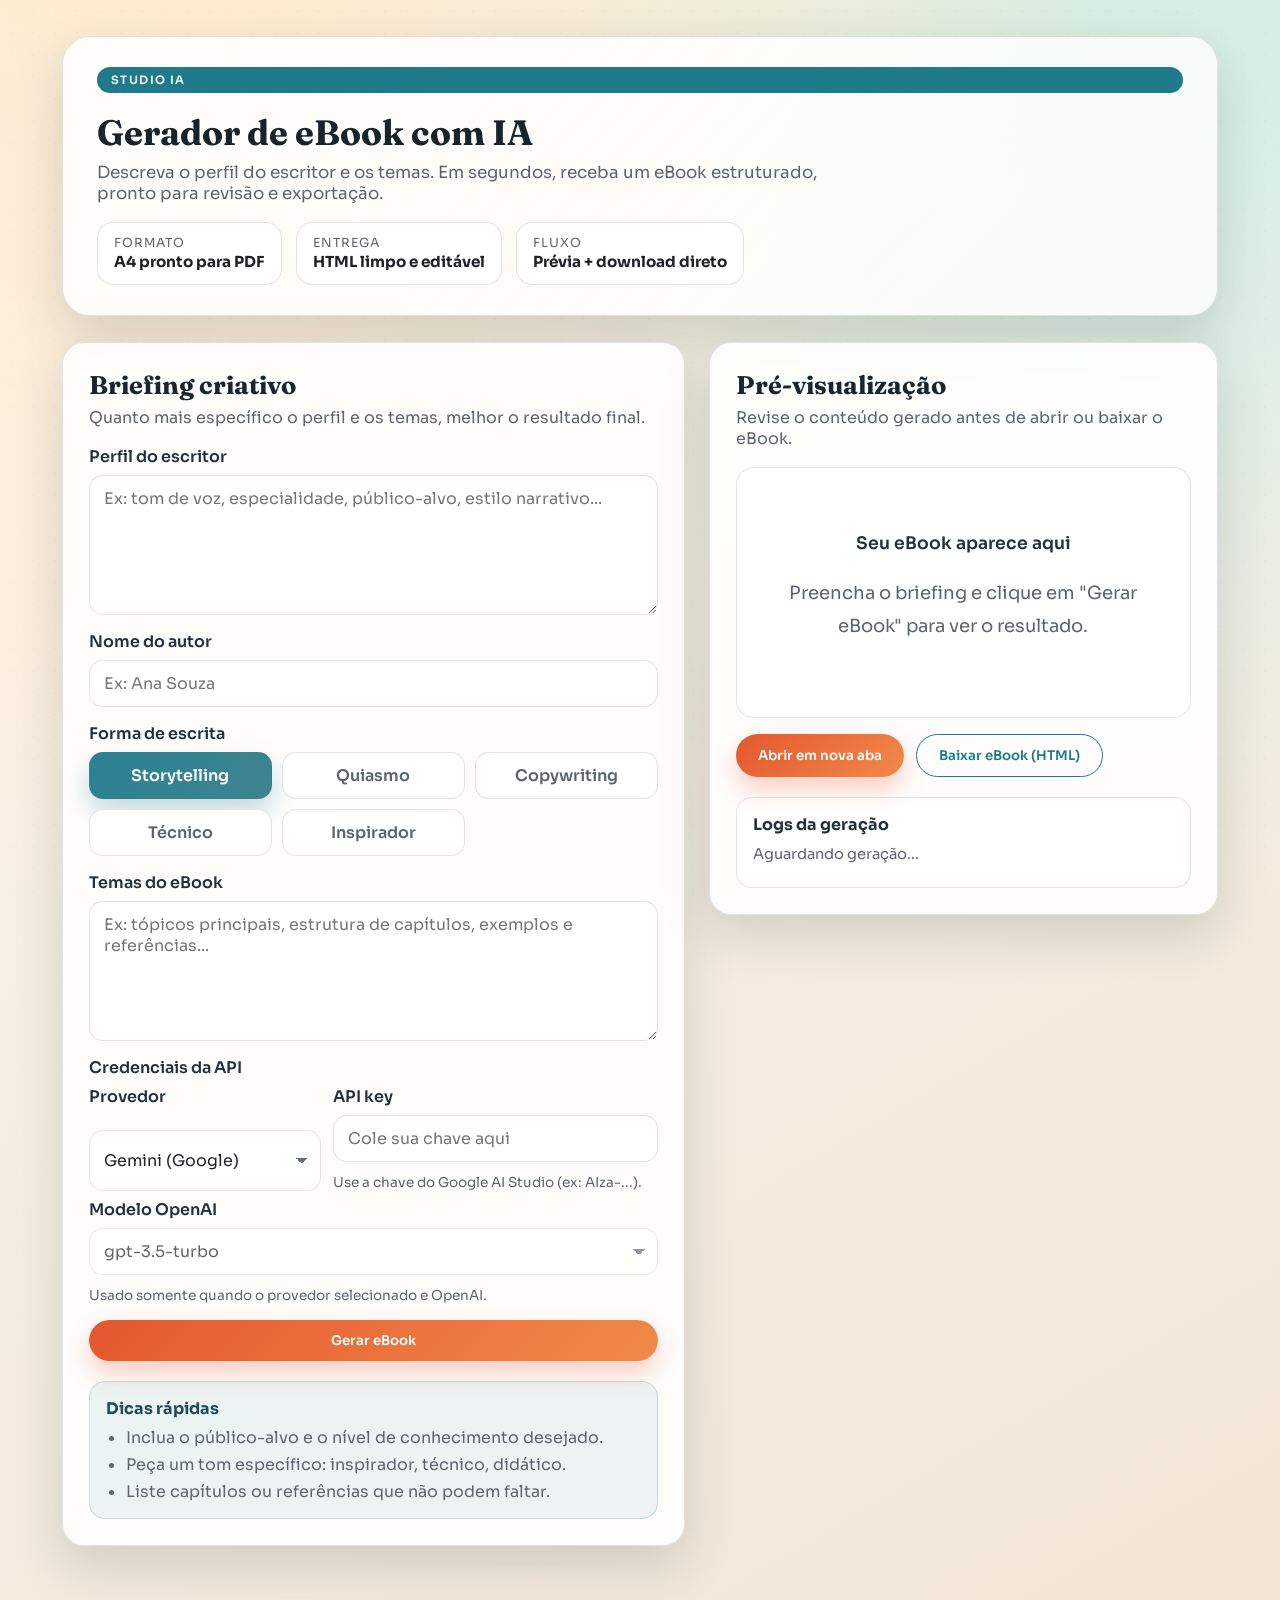
<file: index.html>
<!DOCTYPE html>
<html lang="pt-BR">
<head>
    <meta charset="UTF-8" />
    <meta name="viewport" content="width=device-width, initial-scale=1.0" />
    <title>Gerador de eBook</title>
    <link rel="preconnect" href="https://fonts.googleapis.com" />
    <link rel="preconnect" href="https://fonts.gstatic.com" crossorigin />
    <link href="https://fonts.googleapis.com/css2?family=Fraunces:wght@400;600;700&family=Sora:wght@300;400;500;600&display=swap" rel="stylesheet" />
    <style>
        :root {
            color-scheme: light;
            --bg: #f6efe7;
            --bg-strong: #efe3d5;
            --ink: #1f2328;
            --muted: #5c6470;
            --accent: #e4572e;
            --accent-2: #1f7a8c;
            --accent-3: #f2b66d;
            --panel: rgba(255, 255, 255, 0.88);
            --stroke: rgba(31, 35, 40, 0.12);
            --shadow: 0 20px 50px rgba(27, 42, 53, 0.16);
            --radius: 22px;
        }

        * {
            box-sizing: border-box;
        }

        body {
            margin: 0;
            min-height: 100vh;
            font-family: "Sora", "Segoe UI", sans-serif;
            color: var(--ink);
            background:
                radial-gradient(circle at 15% -10%, #ffe9cc 0%, transparent 55%),
                radial-gradient(circle at 85% 0%, #cdeee6 0%, transparent 45%),
                linear-gradient(150deg, #fbf5ed 0%, #f1e6d6 100%);
        }

        body::before {
            content: "";
            position: fixed;
            inset: 0;
            background-image: radial-gradient(rgba(31, 35, 40, 0.06) 1px, transparent 1px);
            background-size: 22px 22px;
            opacity: 0.35;
            pointer-events: none;
            z-index: 0;
        }

        .shell {
            position: relative;
            z-index: 1;
            max-width: 1200px;
            margin: 0 auto;
            padding: 36px 22px 64px;
            display: grid;
            gap: 26px;
        }

        .hero {
            background: linear-gradient(135deg, rgba(255, 255, 255, 0.9), rgba(255, 255, 255, 0.75));
            border: 1px solid var(--stroke);
            border-radius: calc(var(--radius) + 6px);
            padding: 30px 34px;
            box-shadow: var(--shadow);
            display: grid;
            gap: 18px;
        }

        .hero-badge {
            display: inline-flex;
            align-items: center;
            gap: 8px;
            padding: 6px 14px;
            border-radius: 999px;
            background: var(--accent-2);
            color: #fff;
            font-weight: 600;
            letter-spacing: 0.12em;
            text-transform: uppercase;
            font-size: 0.72rem;
        }

        .hero-title h1 {
            font-family: "Fraunces", serif;
            font-size: clamp(2.2rem, 2.6vw, 3.1rem);
            margin: 0 0 8px;
            color: #16252c;
        }

        .hero-title p {
            margin: 0;
            max-width: 720px;
            color: var(--muted);
            font-size: 1.05rem;
        }

        .hero-metrics {
            display: flex;
            flex-wrap: wrap;
            gap: 14px;
        }

        .metric {
            background: rgba(255, 255, 255, 0.9);
            border: 1px solid var(--stroke);
            border-radius: 16px;
            padding: 12px 16px;
            min-width: 160px;
        }

        .metric span {
            display: block;
            font-size: 0.78rem;
            text-transform: uppercase;
            letter-spacing: 0.08em;
            color: var(--muted);
        }

        .metric strong {
            font-size: 0.95rem;
            color: var(--ink);
        }

        .layout {
            display: grid;
            grid-template-columns: minmax(0, 1.1fr) minmax(0, 0.9fr);
            gap: 24px;
            align-items: start;
        }

        .panel {
            background: var(--panel);
            border: 1px solid var(--stroke);
            border-radius: var(--radius);
            padding: 26px;
            box-shadow: var(--shadow);
            backdrop-filter: blur(6px);
        }

        .panel-header {
            margin-bottom: 18px;
        }

        .panel-header h2 {
            font-family: "Fraunces", serif;
            margin: 0 0 6px;
            font-size: 1.6rem;
            color: #18262f;
        }

        .panel-header p {
            margin: 0;
            color: var(--muted);
        }

        form {
            display: grid;
            gap: 16px;
        }

        .form-group {
            display: grid;
            gap: 8px;
        }

        label,
        .field-title {
            font-weight: 600;
            color: #22323c;
        }

        textarea,
        input[type="text"],
        input[type="password"],
        select {
            font-family: inherit;
            font-size: 1rem;
            padding: 12px 14px;
            border-radius: 14px;
            border: 1px solid var(--stroke);
            background: #fff;
            color: var(--ink);
            transition: border-color 0.2s ease, box-shadow 0.2s ease;
        }

        select {
            appearance: none;
            background-image: linear-gradient(45deg, transparent 50%, #63717a 50%),
                linear-gradient(135deg, #63717a 50%, transparent 50%);
            background-position: calc(100% - 18px) 52%, calc(100% - 12px) 52%;
            background-size: 6px 6px, 6px 6px;
            background-repeat: no-repeat;
        }

        textarea {
            min-height: 140px;
            resize: vertical;
        }

        textarea:focus,
        input[type="text"]:focus {
            outline: none;
            border-color: rgba(31, 122, 140, 0.6);
            box-shadow: 0 0 0 3px rgba(31, 122, 140, 0.15);
        }

        .option-grid {
            display: grid;
            grid-template-columns: repeat(auto-fit, minmax(160px, 1fr));
            gap: 10px;
        }

        .option-card {
            position: relative;
            cursor: pointer;
        }

        .option-card input {
            position: absolute;
            opacity: 0;
            pointer-events: none;
        }

        .option-card span {
            display: block;
            padding: 12px 14px;
            border-radius: 14px;
            border: 1px solid var(--stroke);
            background: #fff;
            font-weight: 600;
            text-align: center;
            color: var(--muted);
            transition: all 0.2s ease;
        }

        .option-card input:checked + span {
            color: #fff;
            border-color: transparent;
            background: linear-gradient(135deg, rgba(31, 122, 140, 0.95), rgba(27, 111, 125, 0.85));
            box-shadow: 0 12px 24px rgba(31, 122, 140, 0.28);
        }

        .api-row {
            display: grid;
            grid-template-columns: minmax(0, 1fr) minmax(0, 1.4fr);
            gap: 12px;
        }

        .helper-text {
            margin: 4px 0 0;
            font-size: 0.85rem;
            color: var(--muted);
        }

        button {
            font-family: "Sora", sans-serif;
            font-weight: 600;
            border: none;
            border-radius: 999px;
            padding: 12px 22px;
            background: linear-gradient(135deg, var(--accent), #f08a4b);
            color: #fff;
            cursor: pointer;
            box-shadow: 0 12px 25px rgba(228, 87, 46, 0.28);
            transition: transform 0.2s ease, box-shadow 0.2s ease;
        }

        button:hover {
            transform: translateY(-1px);
            box-shadow: 0 16px 30px rgba(228, 87, 46, 0.34);
        }

        button.secondary {
            background: transparent;
            color: var(--accent-2);
            border: 1px solid var(--accent-2);
            box-shadow: none;
        }

        button.secondary:hover {
            box-shadow: 0 12px 25px rgba(31, 122, 140, 0.18);
        }

        #status {
            margin-top: 18px;
            padding: 10px 16px;
            border-radius: 999px;
            text-align: center;
            font-weight: 600;
            border: 1px dashed transparent;
        }

        #status:empty {
            display: none;
        }

        #status.loading {
            color: var(--accent-2);
            background: rgba(31, 122, 140, 0.12);
            border-color: rgba(31, 122, 140, 0.3);
        }

        #status.error {
            color: #a12919;
            background: rgba(228, 87, 46, 0.12);
            border-color: rgba(228, 87, 46, 0.35);
        }

        .tips {
            margin-top: 20px;
            padding: 16px;
            border-radius: 16px;
            background: rgba(31, 122, 140, 0.08);
            border: 1px solid rgba(31, 122, 140, 0.2);
        }

        .tips h3 {
            margin: 0 0 8px;
            font-size: 1rem;
            color: #1b4c5b;
        }

        .tips ul {
            margin: 0;
            padding-left: 20px;
            color: var(--muted);
            display: grid;
            gap: 6px;
        }

        #resultado {
            margin-top: 6px;
            border: 1px solid var(--stroke);
            border-radius: 18px;
            background: #fff;
            padding: 20px;
            min-height: 220px;
            max-height: 520px;
            overflow: auto;
            font-size: 1.08rem;
            line-height: 1.8;
        }

        .preview-empty {
            text-align: center;
            color: var(--muted);
            padding: 40px 20px;
        }

        .preview-empty span {
            display: block;
            font-weight: 600;
            color: #22323c;
            margin-bottom: 6px;
        }

        #resultado h1 {
            text-align: left;
            color: #1b4c5b;
            font-family: "Fraunces", serif;
            font-size: 2.2rem;
        }

        #resultado h2 {
            color: #215968;
            border-bottom: 2px solid rgba(31, 122, 140, 0.22);
            padding-bottom: 6px;
            font-size: 1.7rem;
        }

        #resultado h3 {
            font-size: 1.35rem;
            color: #2c4955;
        }

        #resultado h1,
        #resultado h2,
        #resultado h3 {
            page-break-after: avoid;
            page-break-inside: avoid;
            break-after: avoid-page;
        }

        #resultado p {
            margin-bottom: 14px;
            font-size: 1.05em;
        }

        #resultado .cover-title {
            text-align: center;
            font-size: 2.6rem;
            letter-spacing: 0.05em;
            margin-top: 1rem;
            margin-bottom: 1.5rem;
        }

        #resultado .back-cover-title {
            text-align: center;
            font-size: 2.1rem;
            margin-top: 4rem;
            margin-bottom: 1.5rem;
        }

        #resultado .indice,
        #resultado nav {
            font-size: 1.25rem;
            line-height: 1.65;
            margin-bottom: 1.5rem;
        }

        #resultado .indice li,
        #resultado nav li {
            margin-bottom: 0.45rem;
        }

        #resultado strong {
            color: #20323a;
        }

        #resultado ul {
            padding-left: 20px;
        }

        .acoes-ebook {
            display: flex;
            flex-wrap: wrap;
            gap: 12px;
            margin-top: 16px;
        }

        .logs {
            margin-top: 20px;
            padding: 16px;
            border: 1px solid var(--stroke);
            border-radius: 16px;
            background: rgba(255, 255, 255, 0.85);
            max-height: 220px;
            overflow-y: auto;
            font-size: 0.92rem;
        }

        .logs h3 {
            margin: 0 0 10px;
            font-size: 1rem;
            color: #22323c;
        }

        .log-entry {
            margin-bottom: 8px;
            color: var(--muted);
        }

        .log-entry.error {
            color: #b42318;
        }

        .log-entry.success {
            color: #1a7f37;
        }

        .log-entry.info {
            color: #1f7a8c;
        }

        .reveal {
            opacity: 0;
            transform: translateY(14px);
            animation: rise 0.8s ease forwards;
            animation-delay: var(--delay, 0s);
        }

        @keyframes rise {
            from {
                opacity: 0;
                transform: translateY(16px);
            }
            to {
                opacity: 1;
                transform: translateY(0);
            }
        }

        @media (prefers-reduced-motion: reduce) {
            .reveal {
                animation: none;
                opacity: 1;
                transform: none;
            }
        }

        @media (max-width: 980px) {
            .layout {
                grid-template-columns: 1fr;
            }
        }

        @media (max-width: 720px) {
            .hero {
                padding: 24px;
            }

            .hero-metrics {
                flex-direction: column;
            }

            .panel {
                padding: 22px;
            }

            button {
                width: 100%;
            }

            .api-row {
                grid-template-columns: 1fr;
            }
        }
    </style>
</head>
<body>
    <main class="shell">
        <header class="hero reveal">
            <span class="hero-badge">Studio IA</span>
            <div class="hero-title">
                <h1>Gerador de eBook com IA</h1>
                <p>Descreva o perfil do escritor e os temas. Em segundos, receba um eBook estruturado, pronto para revisão e exportação.</p>
            </div>
            <div class="hero-metrics">
                <div class="metric">
                    <span>Formato</span>
                    <strong>A4 pronto para PDF</strong>
                </div>
                <div class="metric">
                    <span>Entrega</span>
                    <strong>HTML limpo e editável</strong>
                </div>
                <div class="metric">
                    <span>Fluxo</span>
                    <strong>Prévia + download direto</strong>
                </div>
            </div>
        </header>

        <section class="layout">
            <div class="panel form-panel reveal" style="--delay: 0.08s;">
                <div class="panel-header">
                    <h2>Briefing criativo</h2>
                    <p>Quanto mais específico o perfil e os temas, melhor o resultado final.</p>
                </div>

                <form id="ebookForm">
                    <div class="form-group">
                        <label for="perfil">Perfil do escritor</label>
                        <textarea id="perfil" name="perfil" placeholder="Ex: tom de voz, especialidade, público-alvo, estilo narrativo..." required></textarea>
                    </div>

                    <div class="form-group">
                        <label for="autor">Nome do autor</label>
                        <input type="text" id="autor" name="autor" placeholder="Ex: Ana Souza" required />
                    </div>

                    <div class="form-group">
                        <label>Forma de escrita</label>
                        <div class="option-grid" role="radiogroup" aria-label="Forma de escrita">
                            <label class="option-card">
                                <input type="radio" name="estilo" value="storytelling" checked />
                                <span>Storytelling</span>
                            </label>
                            <label class="option-card">
                                <input type="radio" name="estilo" value="quiasmo" />
                                <span>Quiasmo</span>
                            </label>
                            <label class="option-card">
                                <input type="radio" name="estilo" value="copywriting" />
                                <span>Copywriting</span>
                            </label>
                            <label class="option-card">
                                <input type="radio" name="estilo" value="tecnico" />
                                <span>Técnico</span>
                            </label>
                            <label class="option-card">
                                <input type="radio" name="estilo" value="inspirador" />
                                <span>Inspirador</span>
                            </label>
                        </div>
                    </div>

                    <div class="form-group">
                        <label for="temas">Temas do eBook</label>
                        <textarea id="temas" name="temas" placeholder="Ex: tópicos principais, estrutura de capítulos, exemplos e referências..." required></textarea>
                    </div>

                    <div class="form-group">
                        <div class="field-title">Credenciais da API</div>
                        <div class="api-row">
                            <div class="form-group">
                                <label for="apiProvider">Provedor</label>
                                <select id="apiProvider" name="apiProvider">
                                    <option value="gemini">Gemini (Google)</option>
                                    <option value="openai">OpenAI</option>
                                </select>
                            </div>
                            <div class="form-group">
                                <label for="apiKey">API key</label>
                                <input type="password" id="apiKey" name="apiKey" placeholder="Cole sua chave aqui" autocomplete="off" spellcheck="false" required />
                                <p id="apiKeyHint" class="helper-text">Use a chave do Google AI Studio.</p>
                            </div>
                        </div>
                        <div class="form-group" id="openaiModelGroup" hidden>
                            <label for="openaiModel">Modelo OpenAI</label>
                            <select id="openaiModel" name="openaiModel">
                                <option value="gpt-3.5-turbo">gpt-3.5-turbo</option>
                                <option value="gpt-4o-mini">gpt-4o-mini</option>
                                <option value="gpt-4o">gpt-4o</option>
                            </select>
                            <p class="helper-text">Usado somente quando o provedor selecionado e OpenAI.</p>
                        </div>
                    </div>

                    <button type="submit">Gerar eBook</button>
                </form>

                <div id="status"></div>

                <div class="tips">
                    <h3>Dicas rápidas</h3>
                    <ul>
                        <li>Inclua o público-alvo e o nível de conhecimento desejado.</li>
                        <li>Peça um tom específico: inspirador, técnico, didático.</li>
                        <li>Liste capítulos ou referências que não podem faltar.</li>
                    </ul>
                </div>
            </div>

            <div class="panel output-panel reveal" style="--delay: 0.16s;">
                <div class="panel-header">
                    <h2>Pré-visualização</h2>
                    <p>Revise o conteúdo gerado antes de abrir ou baixar o eBook.</p>
                </div>

                <div id="resultado">
                    <div class="preview-empty">
                        <span>Seu eBook aparece aqui</span>
                        <p>Preencha o briefing e clique em "Gerar eBook" para ver o resultado.</p>
                    </div>
                </div>

                <div id="acoesEbook" class="acoes-ebook" hidden>
                    <button type="button" id="abrirNovaAba">Abrir em nova aba</button>
                    <button type="button" id="baixarEbook" class="secondary">Baixar eBook (HTML)</button>
                </div>

                <div id="logs" class="logs">
                    <h3>Logs da geração</h3>
                    <div id="logEntries">
                        <div class="log-entry">Aguardando geração...</div>
                    </div>
                </div>
            </div>
        </section>
    </main>

    <script src="ebook.js"></script>
</body>
</html>
</file>
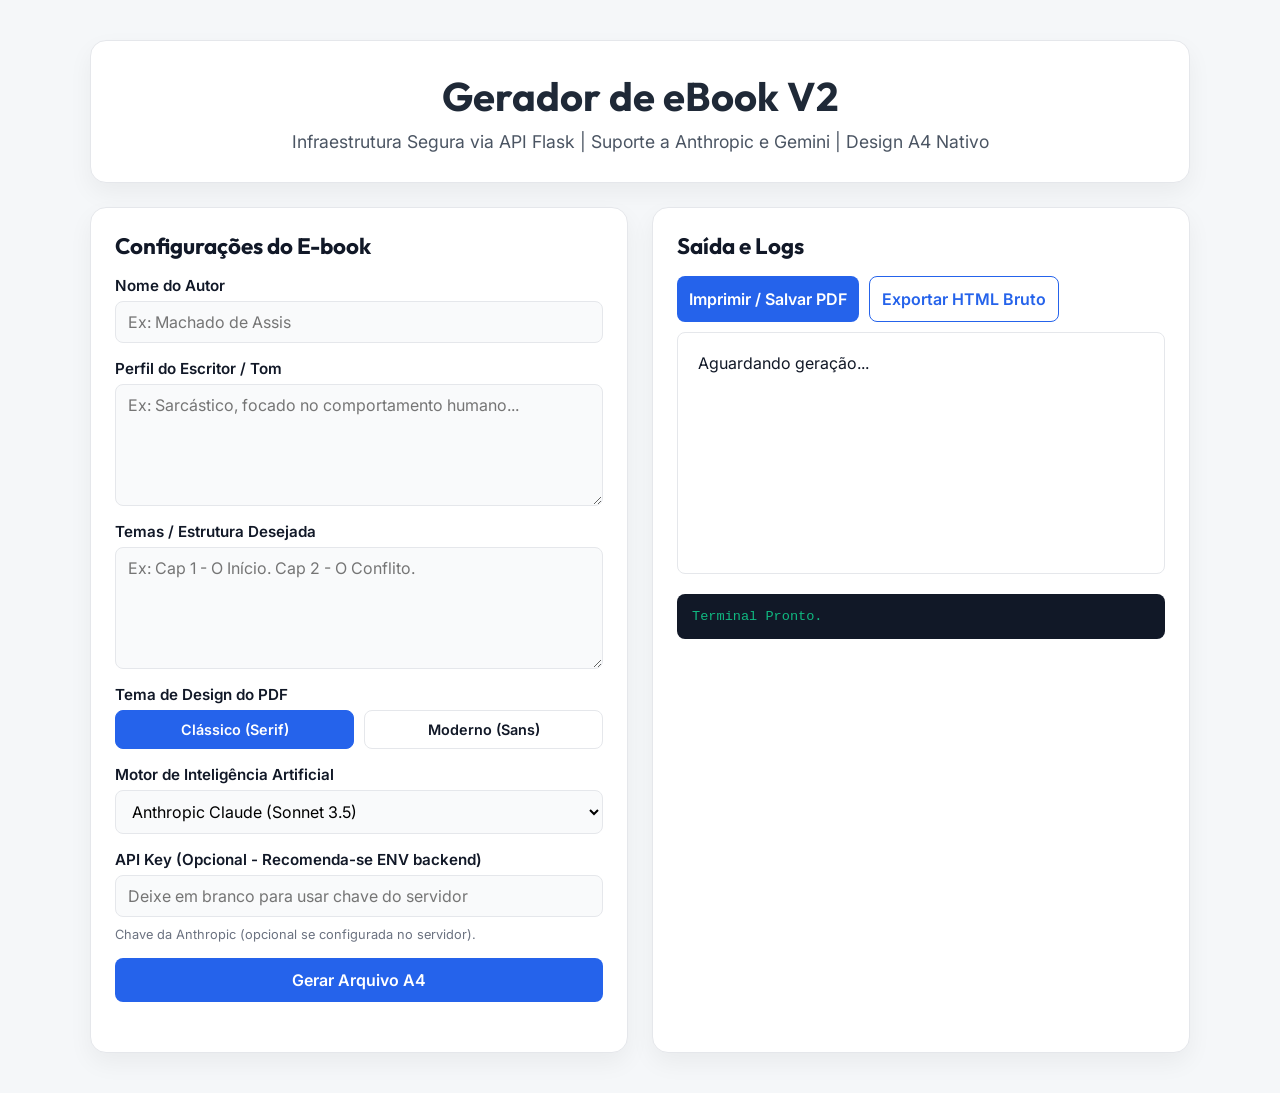
<file: index_v2.html>
<!DOCTYPE html>
<html lang="pt-BR">
<head>
    <meta charset="UTF-8" />
    <meta name="viewport" content="width=device-width, initial-scale=1.0" />
    <title>Gerador de eBook V2 - Seguro & Escalável</title>
    <link rel="preconnect" href="https://fonts.googleapis.com" />
    <link rel="preconnect" href="https://fonts.gstatic.com" crossorigin />
    <link href="https://fonts.googleapis.com/css2?family=Outfit:wght@400;600;700&family=Inter:wght@300;400;500;600&display=swap" rel="stylesheet" />
    <style>
        :root {
            color-scheme: light;
            --bg: #f5f7f9;
            --ink: #111827;
            --muted: #4b5563;
            --accent: #2563eb;
            --accent-hover: #1d4ed8;
            --panel: #ffffff;
            --stroke: #e5e7eb;
            --shadow: 0 10px 25px rgba(0, 0, 0, 0.05);
            --radius: 16px;
        }

        body {
            margin: 0;
            min-height: 100vh;
            font-family: "Inter", sans-serif;
            color: var(--ink);
            background-color: var(--bg);
        }

        .shell {
            max-width: 1100px;
            margin: 0 auto;
            padding: 40px 20px;
            display: grid;
            gap: 24px;
        }

        .hero {
            background: var(--panel);
            border: 1px solid var(--stroke);
            border-radius: var(--radius);
            padding: 30px;
            box-shadow: var(--shadow);
            text-align: center;
        }

        .hero h1 {
            font-family: "Outfit", sans-serif;
            font-size: 2.5rem;
            margin: 0 0 10px;
            color: #1f2937;
        }

        .hero p {
            margin: 0;
            color: var(--muted);
            font-size: 1.1rem;
        }

        .layout {
            display: grid;
            grid-template-columns: 1fr 1fr;
            gap: 24px;
        }

        .panel {
            background: var(--panel);
            border: 1px solid var(--stroke);
            border-radius: var(--radius);
            padding: 24px;
            box-shadow: var(--shadow);
        }

        h2 {
            font-family: "Outfit", sans-serif;
            margin: 0 0 16px;
            font-size: 1.4rem;
        }

        form { display: grid; gap: 16px; }
        .form-group { display: grid; gap: 6px; }
        label { font-weight: 600; font-size: 0.95rem; }

        input, textarea, select {
            font-family: inherit;
            font-size: 1rem;
            padding: 10px 12px;
            border-radius: 8px;
            border: 1px solid var(--stroke);
            background: #f9fafb;
        }

        textarea { min-height: 100px; resize: vertical; }
        input:focus, textarea:focus, select:focus {
            outline: none;
            border-color: var(--accent);
            box-shadow: 0 0 0 3px rgba(37, 99, 235, 0.15);
        }

        .option-grid {
            display: grid;
            grid-template-columns: repeat(auto-fit, minmax(120px, 1fr));
            gap: 10px;
        }

        .option-card input { display: none; }
        .option-card span {
            display: block;
            padding: 10px;
            border-radius: 8px;
            border: 1px solid var(--stroke);
            text-align: center;
            font-size: 0.9rem;
            cursor: pointer;
            transition: 0.2s;
        }
        .option-card input:checked + span {
            background: var(--accent);
            color: white;
            border-color: var(--accent);
        }

        button {
            font-family: "Inter", sans-serif;
            font-weight: 600;
            border: none;
            border-radius: 8px;
            padding: 12px;
            background: var(--accent);
            color: white;
            cursor: pointer;
            transition: 0.2s;
            font-size: 1rem;
        }
        button:hover { background: var(--accent-hover); }
        button.secondary { background: white; color: var(--accent); border: 1px solid var(--accent); }
        button.secondary:hover { background: #eff6ff; }

        #resultado {
            margin-top: 10px;
            border: 1px solid var(--stroke);
            border-radius: 8px;
            padding: 20px;
            min-height: 200px;
            max-height: 500px;
            overflow: auto;
            background: #fff;
        }

        .logs {
            margin-top: 20px;
            padding: 15px;
            background: #111827;
            color: #10b981;
            border-radius: 8px;
            font-family: monospace;
            font-size: 0.85rem;
            max-height: 150px;
            overflow-y: auto;
        }

        @media (max-width: 800px) {
            .layout { grid-template-columns: 1fr; }
        }
    </style>
</head>
<body>
    <div class="shell">
        <header class="hero">
            <h1>Gerador de eBook V2</h1>
            <p>Infraestrutura Segura via API Flask | Suporte a Anthropic e Gemini | Design A4 Nativo</p>
        </header>

        <section class="layout">
            <div class="panel">
                <h2>Configurações do E-book</h2>
                <form id="ebookForm">
                    <div class="form-group">
                        <label for="autor">Nome do Autor</label>
                        <input type="text" id="autor" required placeholder="Ex: Machado de Assis" />
                    </div>

                    <div class="form-group">
                        <label for="perfil">Perfil do Escritor / Tom</label>
                        <textarea id="perfil" required placeholder="Ex: Sarcástico, focado no comportamento humano..."></textarea>
                    </div>

                    <div class="form-group">
                        <label for="temas">Temas / Estrutura Desejada</label>
                        <textarea id="temas" required placeholder="Ex: Cap 1 - O Início. Cap 2 - O Conflito."></textarea>
                    </div>

                    <div class="form-group">
                        <label>Tema de Design do PDF</label>
                        <div class="option-grid">
                            <label class="option-card"><input type="radio" name="design" value="classico" checked><span>Clássico (Serif)</span></label>
                            <label class="option-card"><input type="radio" name="design" value="moderno"><span>Moderno (Sans)</span></label>
                        </div>
                    </div>

                    <div class="form-group">
                        <label>Motor de Inteligência Artificial</label>
                        <select id="apiProvider">
                            <option value="anthropic">Anthropic Claude (Sonnet 3.5)</option>
                            <option value="openai">OpenAI (GPT-4o Mini)</option>
                            <option value="gemini">Google Gemini</option>
                        </select>
                    </div>

                    <div class="form-group">
                        <label for="apiKey">API Key (Opcional - Recomenda-se ENV backend)</label>
                        <input type="password" id="apiKey" placeholder="Deixe em branco para usar chave do servidor" />
                        <span id="apiKeyHint" style="font-size: 0.8rem; color: #6b7280; margin-top: 4px;"></span>
                    </div>

                    <button type="submit">Gerar Arquivo A4</button>
                    <div id="status" style="text-align: center; margin-top: 10px; font-weight: bold;"></div>
                </form>
            </div>

            <div class="panel">
                <h2>Saída e Logs</h2>
                <div id="acoesEbook" style="display: flex; gap: 10px; margin-bottom: 10px;" hidden>
                    <button id="abrirNovaAba">Imprimir / Salvar PDF</button>
                    <button id="baixarEbook" class="secondary">Exportar HTML Bruto</button>
                </div>

                <div id="resultado">Aguardando geração...</div>

                <div id="logs" class="logs">
                    <div id="logEntries">Terminal Pronto.</div>
                </div>
            </div>
        </section>
    </div>

    <script src="ebook_v2.js"></script>
</body>
</html>
</file>
